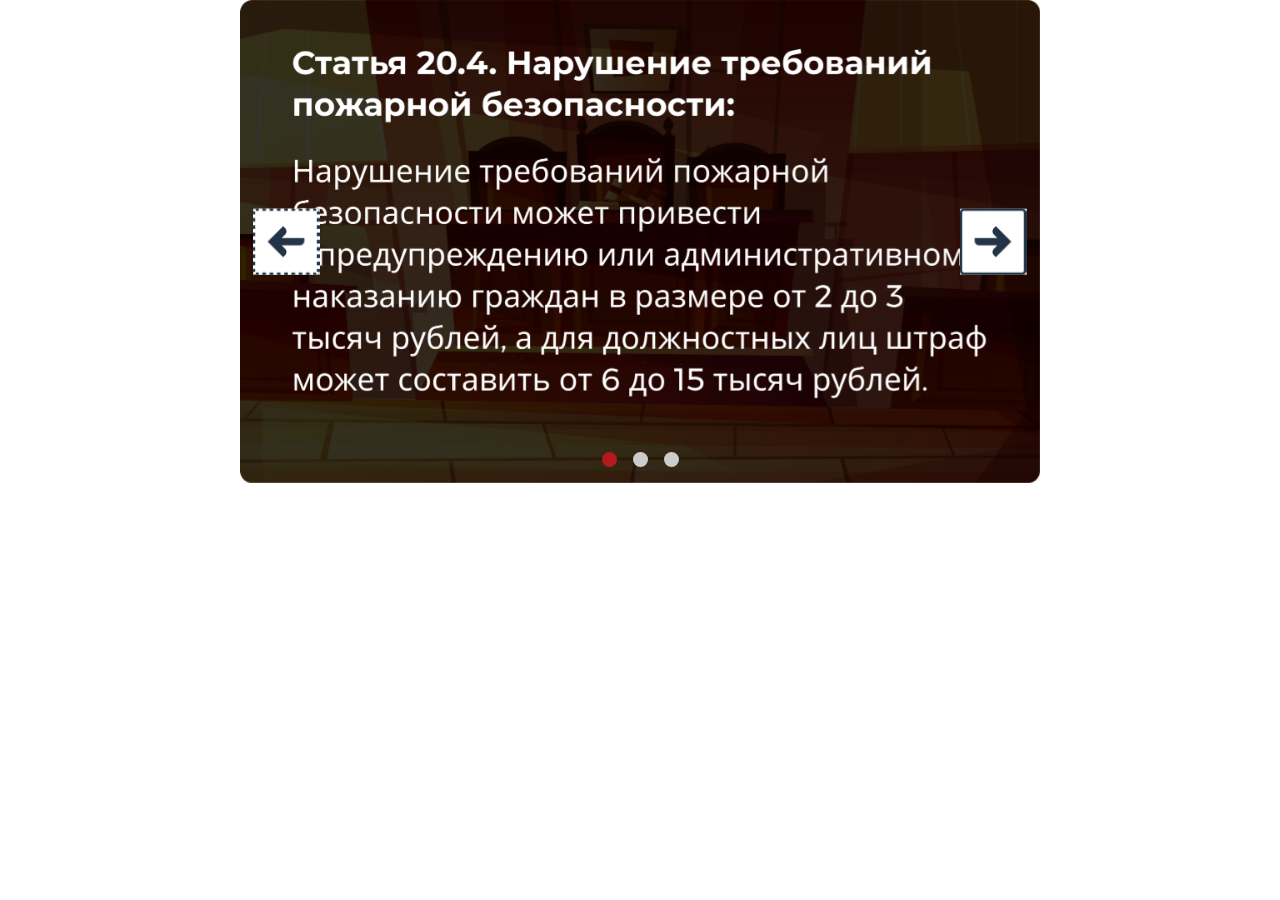
<file: carousel/index.html>
<!DOCTYPE html>
<html lang="en">
  <head>
    <meta charset="UTF-8" />
    <meta name="viewport" content="width=device-width, initial-scale=1.0" />
    <meta http-equiv="X-UA-Compatible" content="ie=edge" />
    <link
      rel="stylesheet"
      href="./static/splide-4.1.3/dist/css/splide.min.css"
    />
    <link
      rel="stylesheet"
      href="style.css"
    />
    <script
      type="text/javascript"
      src="./static/splide-4.1.3/dist/js/splide.min.js"
    ></script>

  </head>

  <body>
    <section id="main-slider" class="splide" aria-label="My Awesome Gallery">
      <div class="splide__track">
        <ul class="splide__list">
          <li class="splide__slide">
            <img
              src="./media/slide1.png"
              alt=""
            />
          </li>
          <li class="splide__slide">
            <img
              src="./media/slide2.png"
              alt=""
            />
          </li>
          <li class="splide__slide">
            <img
              src="./media/slide3.png"
              alt=""
            />
          </li>
        </ul>
      </div>
    </section>

    <script src="script.js">
    </script>
  </body>
</html>
</file>
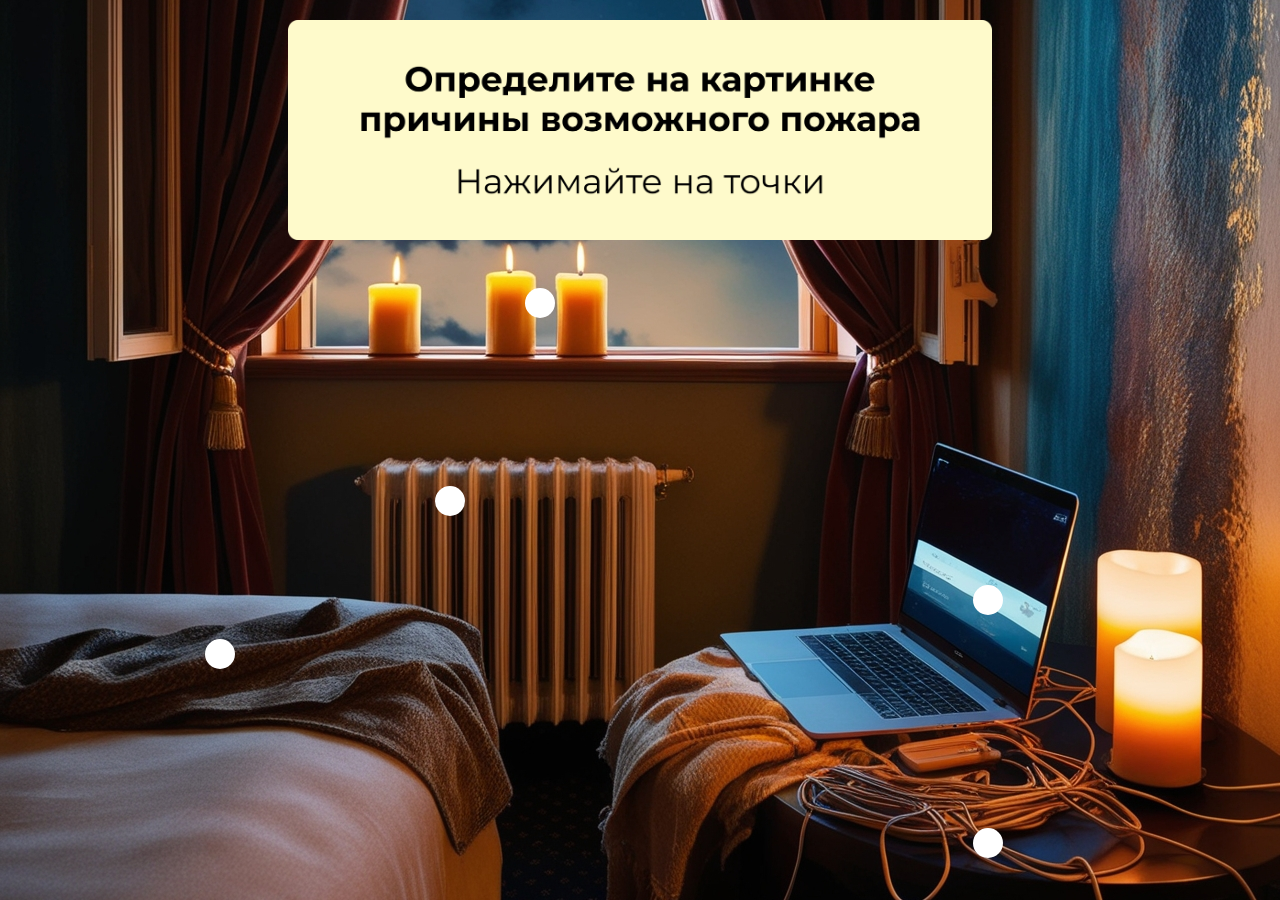
<file: fire_hazard/index.html>
<!DOCTYPE html>
<html lang="en">
<head>
    <meta charset="UTF-8">
    <meta name="viewport" content="width=device-width, initial-scale=1.0">
    <title>Пожарная безопасность в гостинице</title>
    <link rel="stylesheet" href="./style.css" />
</head>
<body>
    <div class="background"></div>
    <img src="./media/header.png" alt="Заголовок" class="header-image">

    <div class="interactive-point" style="top: 32%; left: 41%;" onclick="showTooltip(event, 'tooltip1')"></div>
    <div class="interactive-point" style="top: 65%; left: 76%;" onclick="showTooltip(event, 'tooltip2')"></div>
    <div class="interactive-point" style="top: 92%; left: 76%;" onclick="showTooltip(event, 'tooltip3')"></div>
    <div class="interactive-point" style="top: 54%; left: 34%;" onclick="showTooltip(event, 'tooltip4')"></div>
    <div class="interactive-point" style="top: 71%; left: 16%;" onclick="showTooltip(event, 'tooltip5')"></div>

    <div id="tooltip1" class="tooltip" style="top: 27%; left: 50%;">
        <strong>Опасность!</strong> Открытое окно может вызвать движение воздуха, которое может свалить горящую свечу и привести к пожару. Будьте осторожны с открытым огнем рядом с окнами.
    </div>
    <div id="tooltip2" class="tooltip" style="top: 46%; left: 50%;">
        <strong>Опасность!</strong> Заряжающийся ноутбук на полотенце может перегреться и воспламениться. Используйте твердые поверхности для зарядки устройств.
    </div>
    <div id="tooltip3" class="tooltip" style="top: 72%; left: 50%;">
        <strong>Опасность!</strong> Перегретые или поврежденные зарядные устройства могут вызвать пожар. Убедитесь, что провода не повреждены и не перегреваются.
    </div>
    <div id="tooltip4" class="tooltip" style="top: 53%; left: 43%;">
        Неверно, здесь опасности нет
    </div>
    <div id="tooltip5" class="tooltip" style="top: 68%; left: 24%;">
        Неверно, здесь опасности нет
    </div>

    <script src="./script.js"></script>
</body>
</html>
</file>
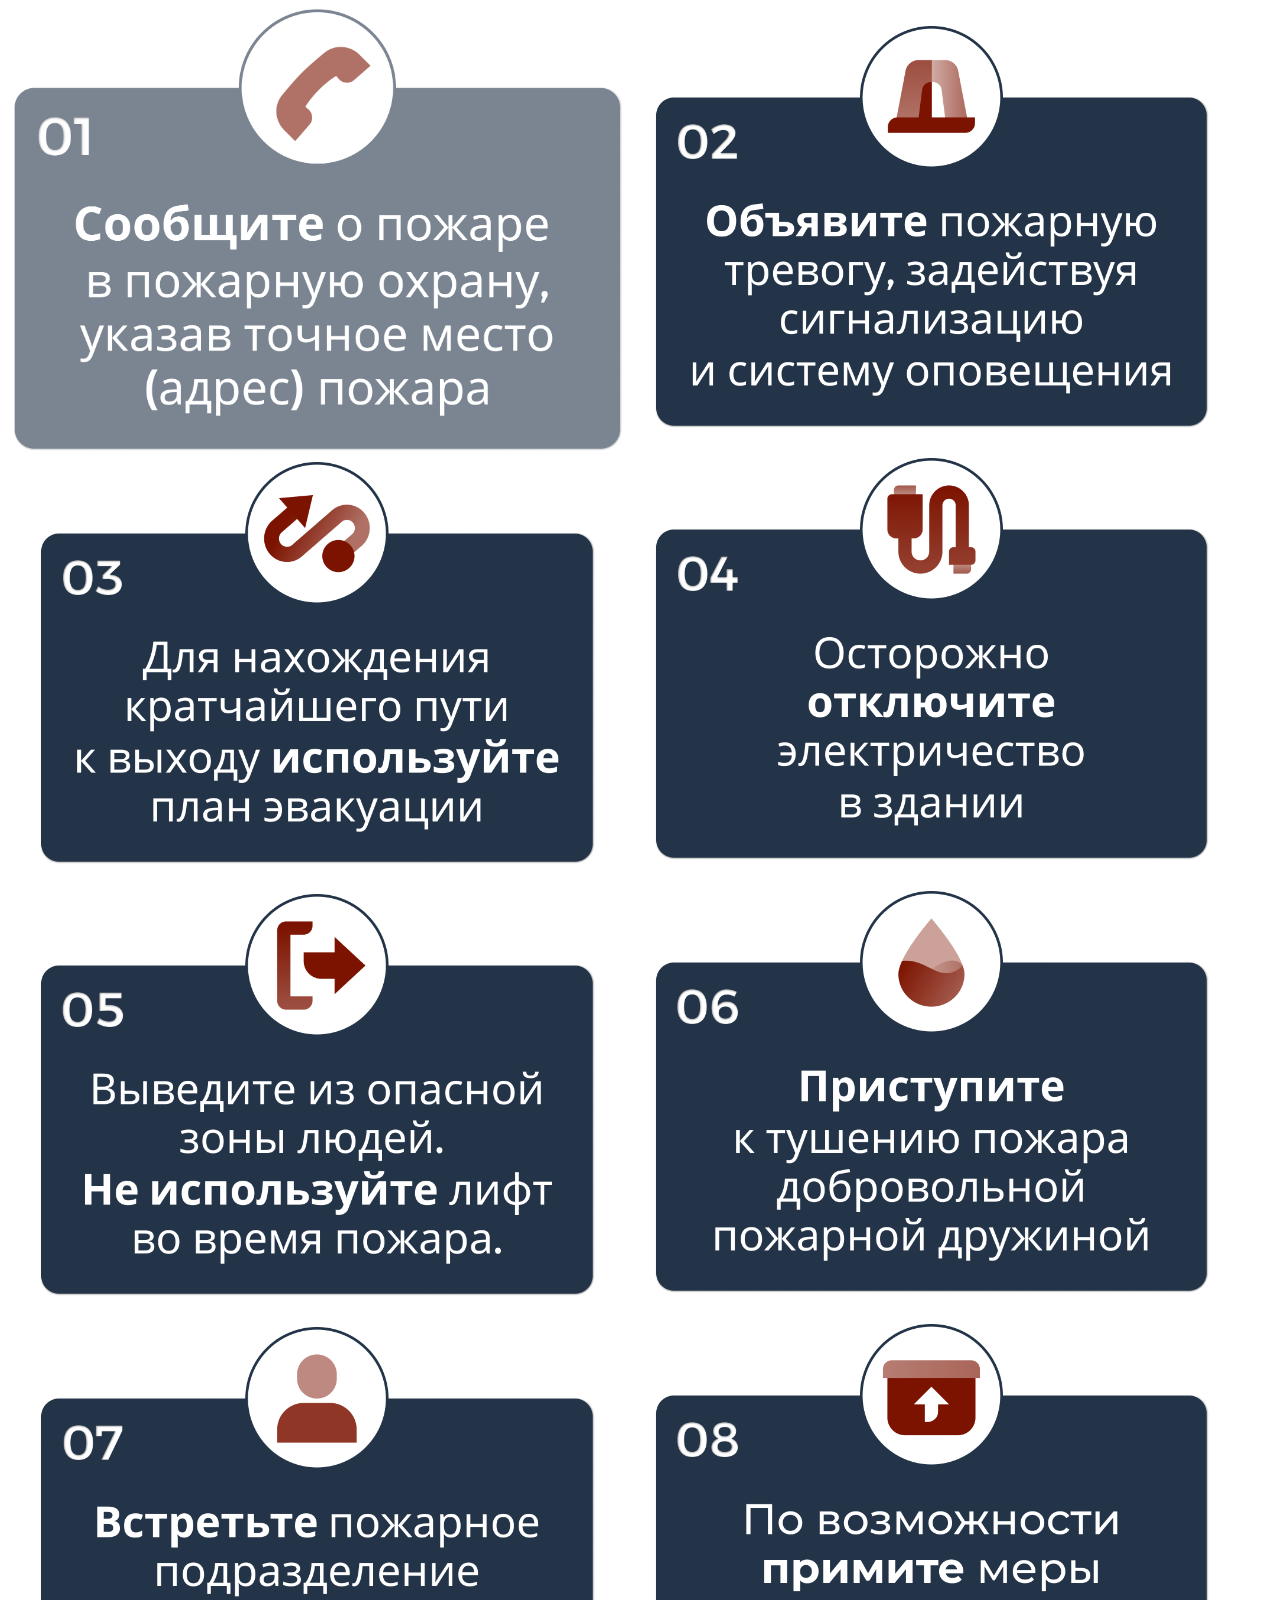
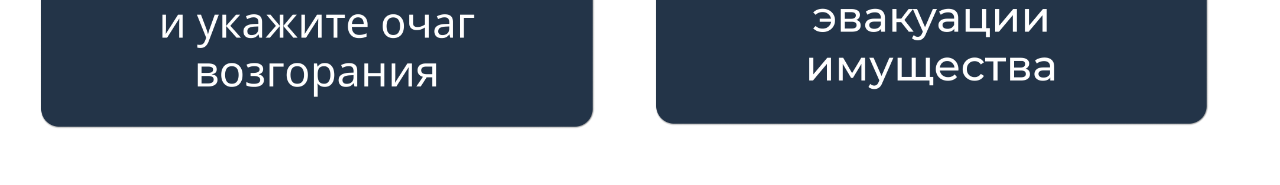
<file: moves_fire_gif/index.html>
<!doctype html>
<html lang="ru">
<head>
  <meta charset="utf-8">
  <meta name="viewport" content="width=device-width, initial-scale=1">
  <link rel="stylesheet" href="./style.css" />
</head>
<body>
  <div class="container">
    <div class="column" id="column1">
      <div class="card">
        <img src="./media/card1.png"/>
      </div>
      <div class="card">
        <img src="./media/card3.png"/>
      </div>
      <div class="card">
        <img src="./media/card5.png"/>
      </div>
      <div class="card">
        <img src="./media/card7.png"/>
      </div>
    </div>
    <div class="column" id="column2">
      <div class="card">
        <img src="./media/card2.png"/>
      </div>
      <div class="card">
        <img src="./media/card4.png"/>
      </div>
      <div class="card">
        <img src="./media/card6.png"/>
      </div>
      <div class="card">
        <img src="./media/card8.png"/>
      </div>
    </div>
  </div>
  <script src="./script.js"></script>
</body>
</html>
</file>
<file: fire_hazard/style.css>
@font-face {
    font-family: 'Montserrat';
    src: url('./media/fonts/Montserrat/Montserrat-Regular.ttf') format('truetype');
    font-weight: normal;
    font-style: normal;
}
@font-face {
    font-family: 'Montserrat';
    src: url('./media/fonts/Montserrat/Montserrat-Bold.ttf') format('truetype');
    font-weight: bold;
    font-style: normal;
}
body, html {
    margin: 0;
    padding: 0;
    height: 100%;
    overflow: hidden;
}
.background {
    position: absolute;
    width: 100%;
    height: 100%;
    background: url('./media/background.jpg') no-repeat center center;
    background-size: cover;
}
.header-image {
    position: absolute;
    top: 20px;
    left: 50%;
    transform: translateX(-50%);
    z-index: 10;
    width: 55%;
}
.interactive-point {
    position: absolute;
    cursor: pointer;
    width: 30px;
    height: 30px;
    background-color: #FFFFFF;
    border-radius: 50%;
    display: flex;
    align-items: center;
    justify-content: center;
    color: white;
    font-size: 16px;
    text-align: center;
}
.tooltip {
    font-family: 'Montserrat';
    font-size: 16px;
    display: none;
    position: absolute;
    background-color: #FEFACB;
    border: 1px solid #ccc;
    padding: 10px;
    width: 300px;
    z-index: 10;
    border-radius: 4px;
}
@media screen and (max-width: 450px) {
    .header-image {
        width: 72%;
        top: 8px;
    }
    .interactive-point {
        width: 20px;
        height: 20px;
    }
    .tooltip {
        font-size: 13px;
        width: 150px;
    }
    #tooltip4 {
        top: 48% !important;
        left: 42% !important;
    }
    #tooltip5 {
        top: 66% !important;
        left 25% !important;
    }
    #tooltip2 {
        top: 28% !important;
    }
    #tooltip3 {
        top: 62% !important;
        left: 26% !important;
    }
}
</file>
<file: moves_fire_gif/style.css>
body {
    display: flex;
    justify-content: center;
    align-items: center;
    background-color: #ffffff;
    margin: 0;
    overflow: hidden;
}

html {
    overflow: hidden;
}

.container {
    display: flex;
    margin: 2%;
}
.column {
    display: flex;
    flex-direction: column;
}
.card {
    border-radius: 8px;
    display: flex;
    justify-content: center;
    align-items: center;
    color: white;
    font-size: 18px;
    transition: opacity 1s ease-in-out, transform 1s ease-in-out;
    opacity: 1;
    width: 95%;
    margin-bottom: 5%;
}
.active {
    opacity: 0.6;
    transform: scale(1.1);
}
img {
    width: inherit;
}
</file>
<file: carousel/style.css>
body, html {
    margin: 0;
    padding: 0;
    height: 100%;
    overflow: hidden;
}

.splide {
    margin: 0 auto;
}

img {
    width: 100%;
}

.splide__arrow svg {
  visibility: hidden;
}

.splide__arrow--next {
    background-image: url(./media/arrow_right.png);
    background-size: contain;
}

.splide__arrow--prev {
    background-image: url(./media/arrow_left.png);
    background-size: contain;
    right: 1em;
}

.splide__arrow {
    border-radius: 0;
    height: 5em;
    width: 5em;
    opacity: 1
}

.splide__pagination__page.is-active {
    background: #B5191D;
    transform: scale(1);
}

.splide__pagination__page {
    background: #FFFFFFF;
    height: 15px;
    margin: 8px;
    width: 15px;
    opacity: 1;
}

@media screen and (max-width: 800px) {

    #main-slider {
        --max-width: 100vw;
        max-height: calc(var(--max-width) * 0.58);
    }
    .splide__arrow {
        --max-width: 100vw;
        height: calc(var(--max-width) * 0.07);
        width: calc(var(--max-width) * 0.07);
        top: 60%;
    }
    .splide__pagination {
        --max-width: 100vw;
        bottom: calc(var(--max-width) * -0.1);
    }
    .splide__pagination__page {
        height: 10px;
        width: 10px
    }
}
</file>
